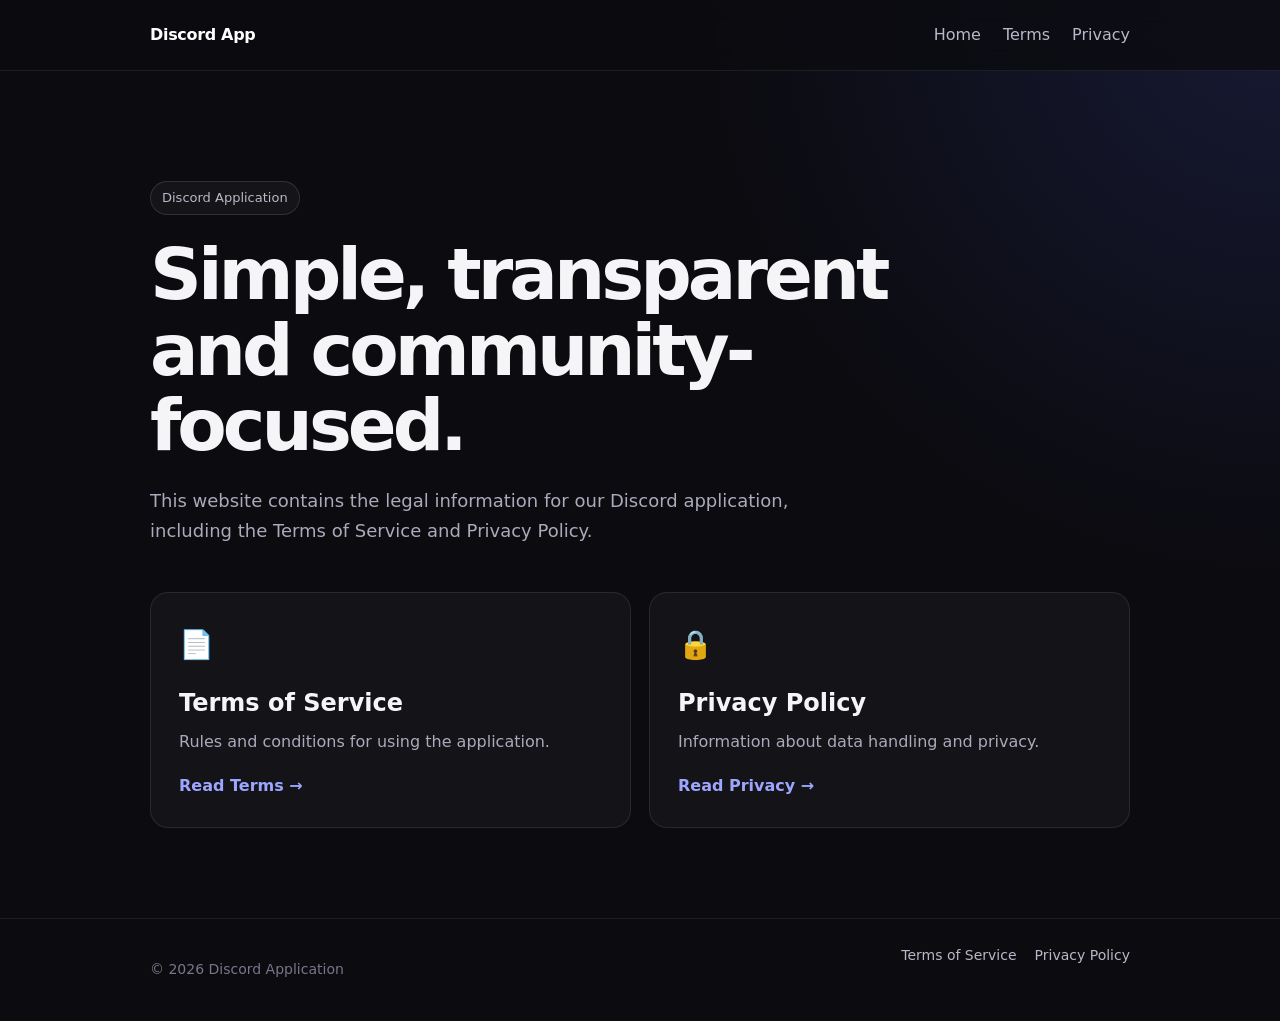
<file: index.html>
<!DOCTYPE html>
<html lang="en">
<head>
  <meta charset="UTF-8">
  <meta name="viewport" content="width=device-width, initial-scale=1.0">
  <title>Discord Bot — Legal</title>
  <meta name="description" content="Terms of Service and Privacy Policy for our Discord application.">
  <link rel="stylesheet" href="style.css">
</head>
<body>
  <header>
    <div class="container nav">
      <a class="brand" href="index.html">Discord App</a>
      <nav>
        <a href="index.html">Home</a>
        <a href="terms.html">Terms</a>
        <a href="privacy.html">Privacy</a>
      </nav>
    </div>
  </header>

  <main class="container hero">
    <div class="badge">Discord Application</div>
    <h1>Simple, transparent and community-focused.</h1>
    <p>
      This website contains the legal information for our Discord application,
      including the Terms of Service and Privacy Policy.
    </p>

    <div class="cards">
      <a class="card" href="terms.html">
        <span class="icon">📄</span>
        <h2>Terms of Service</h2>
        <p>Rules and conditions for using the application.</p>
        <span class="link">Read Terms →</span>
      </a>

      <a class="card" href="privacy.html">
        <span class="icon">🔒</span>
        <h2>Privacy Policy</h2>
        <p>Information about data handling and privacy.</p>
        <span class="link">Read Privacy →</span>
      </a>
    </div>
  </main>

  <footer>
    <div class="container">
      <p>© 2026 Discord Application</p>
      <div>
        <a href="terms.html">Terms of Service</a>
        <a href="privacy.html">Privacy Policy</a>
      </div>
    </div>
  </footer>
</body>
</html>
</file>
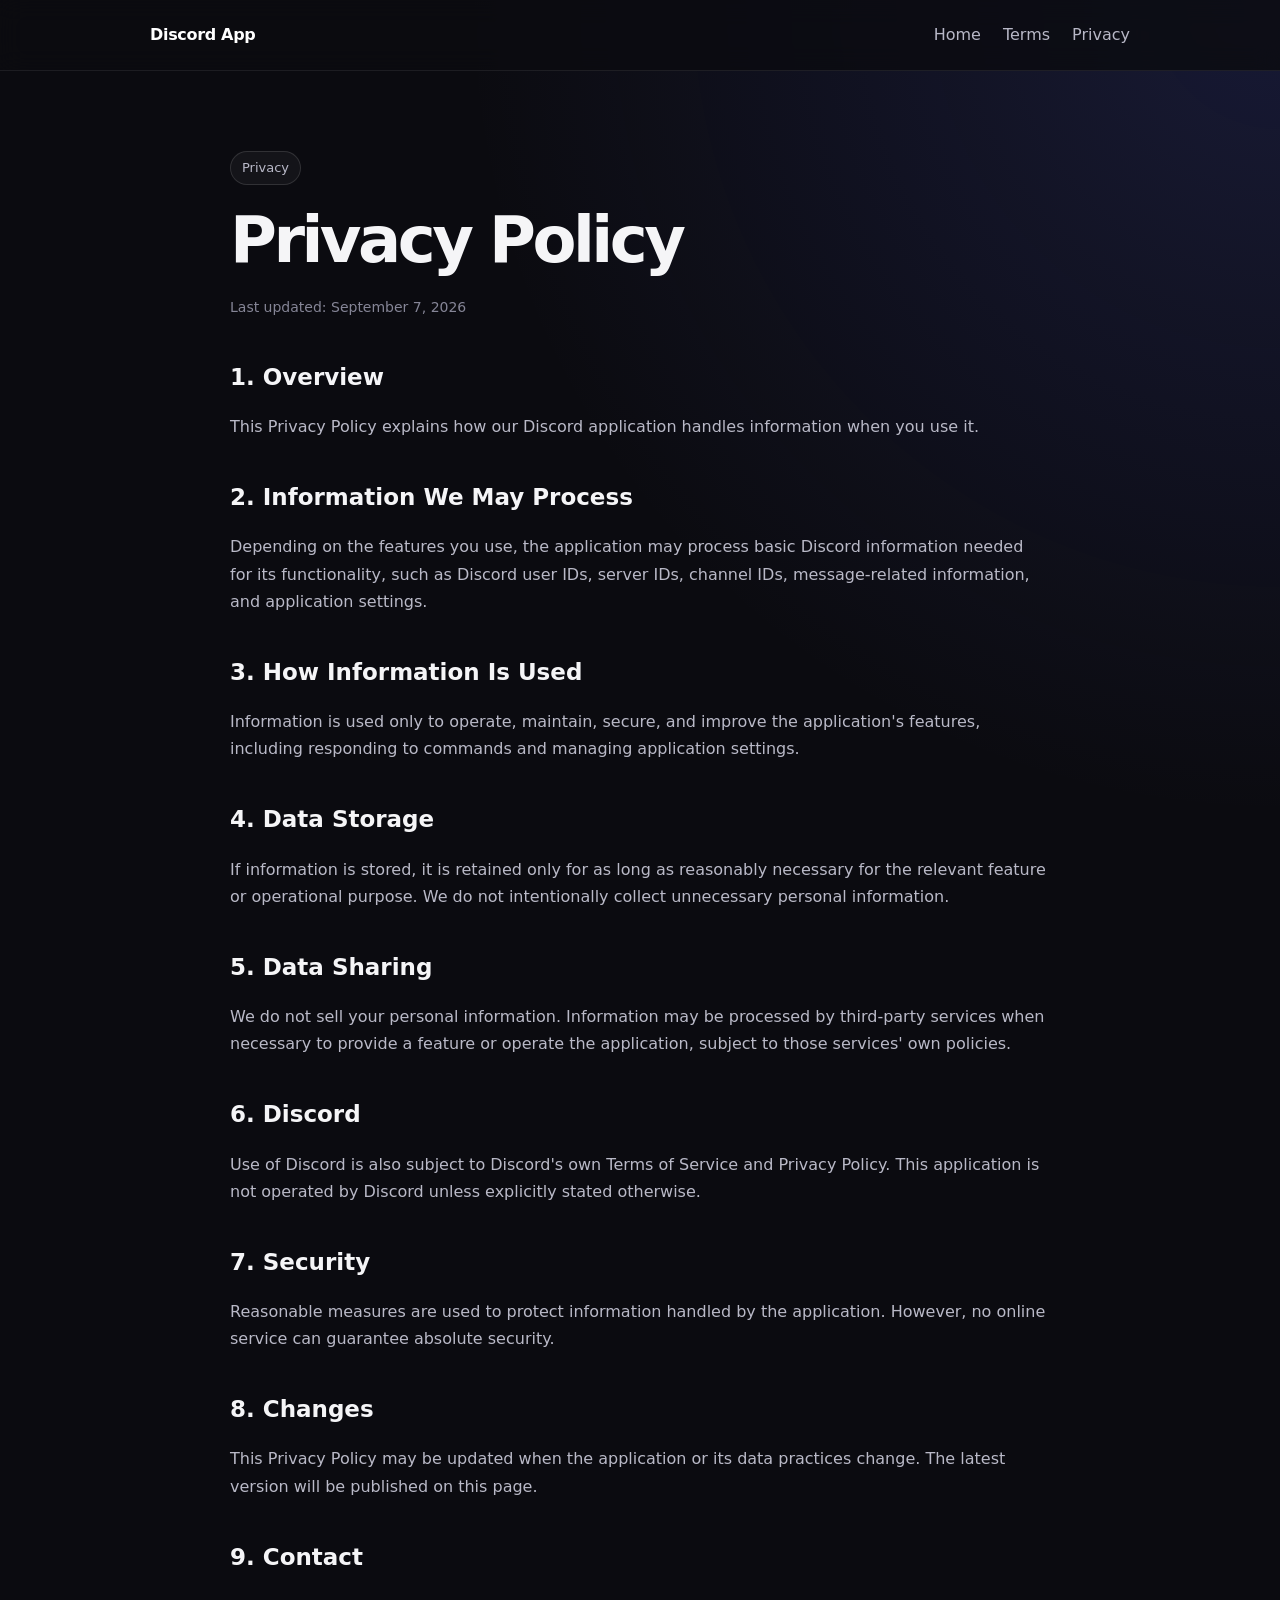
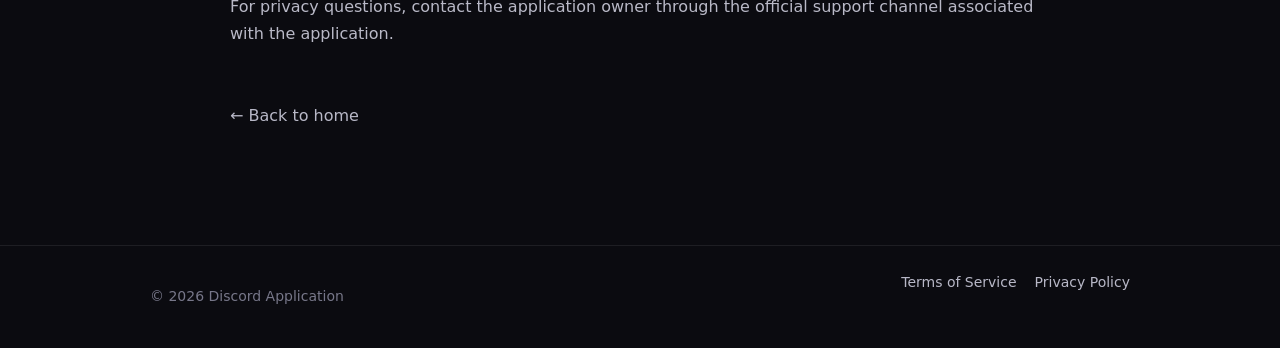
<file: privacy.html>
<!DOCTYPE html>
<html lang="en">
<head>
  <meta charset="UTF-8">
  <meta name="viewport" content="width=device-width, initial-scale=1.0">
  <title>Privacy Policy — Discord App</title>
  <link rel="stylesheet" href="style.css">
</head>
<body>
  <header>
    <div class="container nav">
      <a class="brand" href="index.html">Discord App</a>
      <nav>
        <a href="index.html">Home</a>
        <a href="terms.html">Terms</a>
        <a href="privacy.html">Privacy</a>
      </nav>
    </div>
  </header>

  <main class="container legal">
    <div class="badge">Privacy</div>
    <h1>Privacy Policy</h1>
    <p class="updated">Last updated: September 7, 2026</p>

    <h2>1. Overview</h2>
    <p>
      This Privacy Policy explains how our Discord application handles
      information when you use it.
    </p>

    <h2>2. Information We May Process</h2>
    <p>
      Depending on the features you use, the application may process basic
      Discord information needed for its functionality, such as Discord user
      IDs, server IDs, channel IDs, message-related information, and
      application settings.
    </p>

    <h2>3. How Information Is Used</h2>
    <p>
      Information is used only to operate, maintain, secure, and improve the
      application's features, including responding to commands and managing
      application settings.
    </p>

    <h2>4. Data Storage</h2>
    <p>
      If information is stored, it is retained only for as long as reasonably
      necessary for the relevant feature or operational purpose. We do not
      intentionally collect unnecessary personal information.
    </p>

    <h2>5. Data Sharing</h2>
    <p>
      We do not sell your personal information. Information may be processed
      by third-party services when necessary to provide a feature or operate
      the application, subject to those services' own policies.
    </p>

    <h2>6. Discord</h2>
    <p>
      Use of Discord is also subject to Discord's own Terms of Service and
      Privacy Policy. This application is not operated by Discord unless
      explicitly stated otherwise.
    </p>

    <h2>7. Security</h2>
    <p>
      Reasonable measures are used to protect information handled by the
      application. However, no online service can guarantee absolute security.
    </p>

    <h2>8. Changes</h2>
    <p>
      This Privacy Policy may be updated when the application or its data
      practices change. The latest version will be published on this page.
    </p>

    <h2>9. Contact</h2>
    <p>
      For privacy questions, contact the application owner through the
      official support channel associated with the application.
    </p>

    <p class="back"><a href="index.html">← Back to home</a></p>
  </main>

  <footer>
    <div class="container">
      <p>© 2026 Discord Application</p>
      <div>
        <a href="terms.html">Terms of Service</a>
        <a href="privacy.html">Privacy Policy</a>
      </div>
    </div>
  </footer>
</body>
</html>
</file>
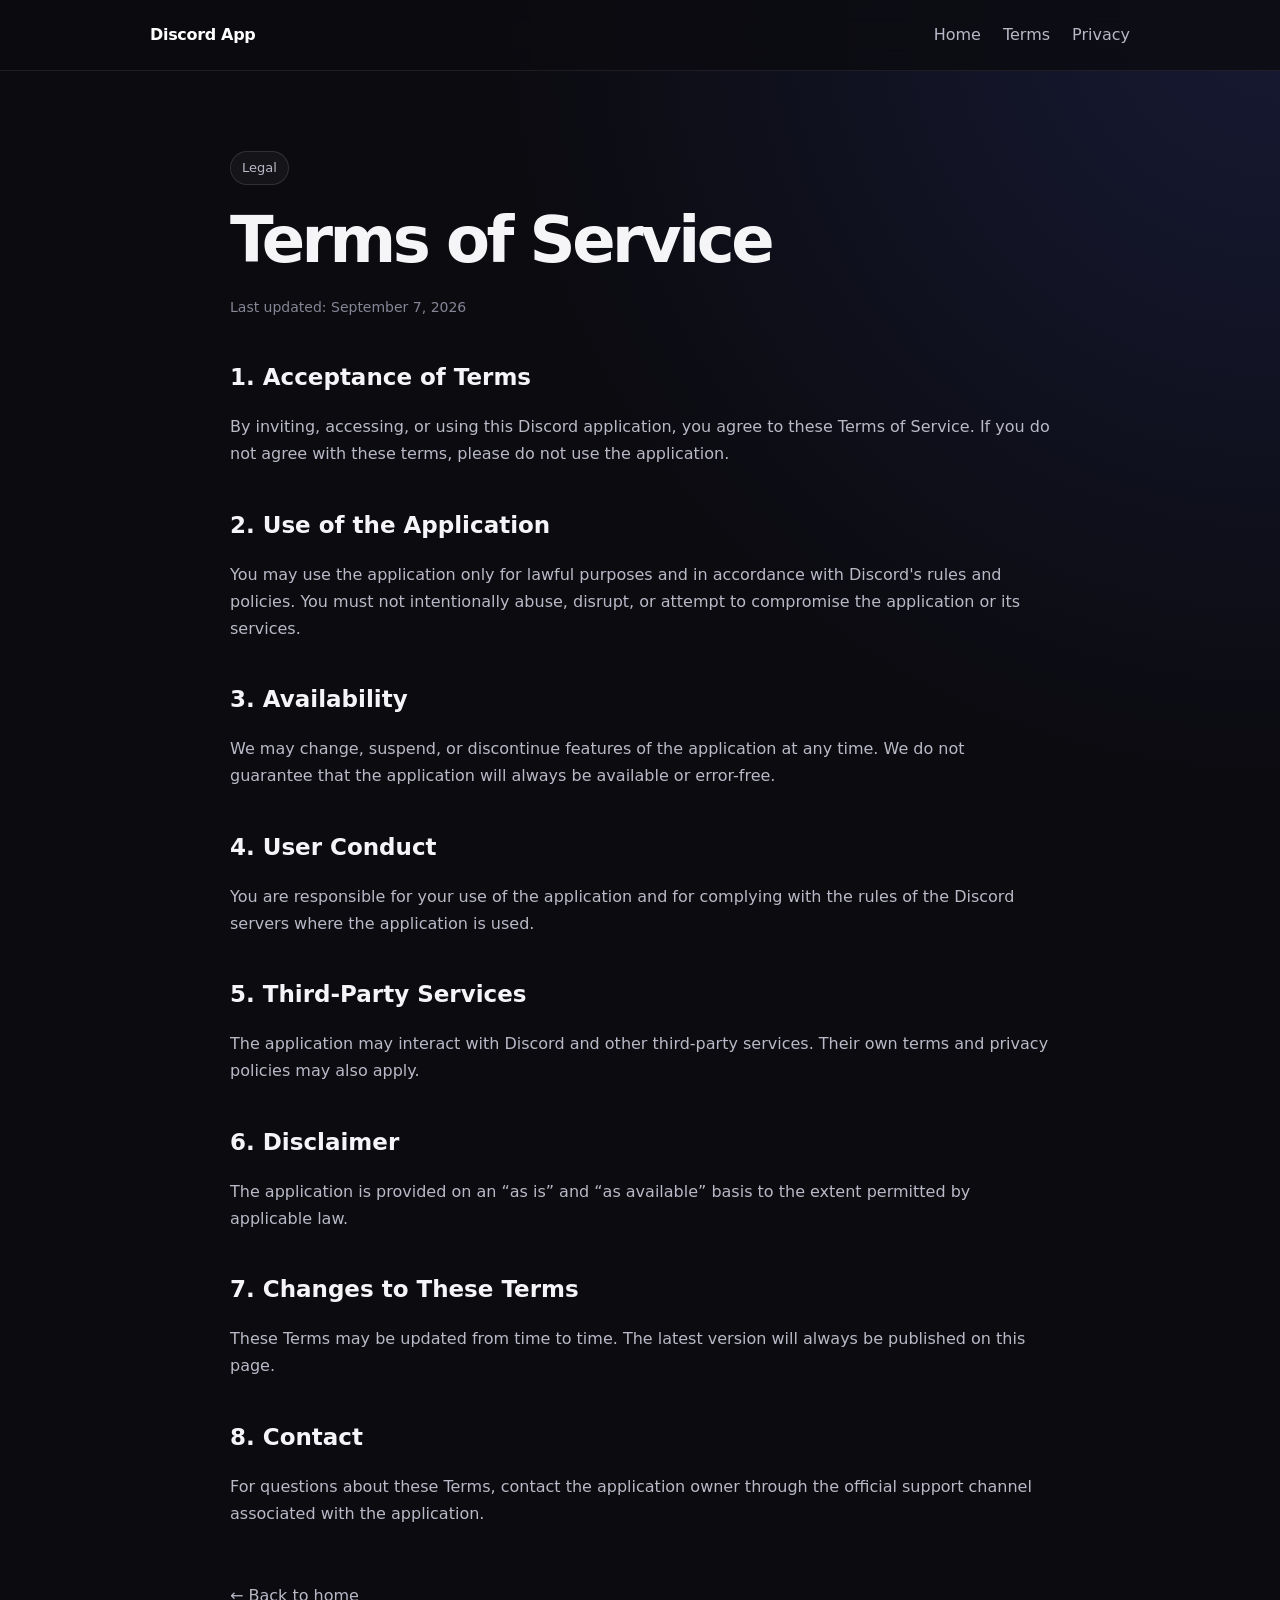
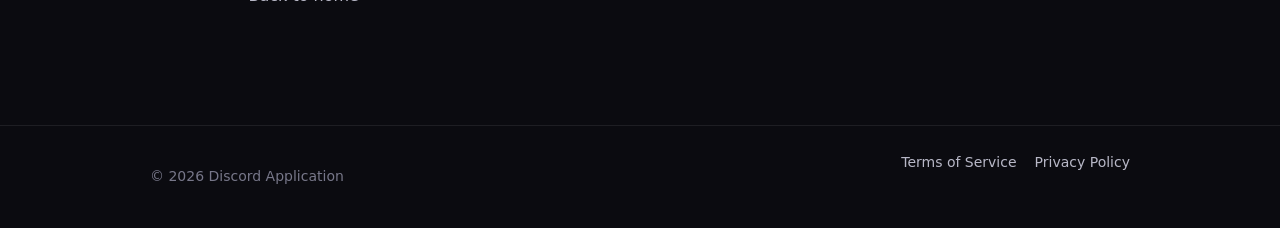
<file: terms.html>
<!DOCTYPE html>
<html lang="en">
<head>
  <meta charset="UTF-8">
  <meta name="viewport" content="width=device-width, initial-scale=1.0">
  <title>Terms of Service — Discord App</title>
  <link rel="stylesheet" href="style.css">
</head>
<body>
  <header>
    <div class="container nav">
      <a class="brand" href="index.html">Discord App</a>
      <nav>
        <a href="index.html">Home</a>
        <a href="terms.html">Terms</a>
        <a href="privacy.html">Privacy</a>
      </nav>
    </div>
  </header>

  <main class="container legal">
    <div class="badge">Legal</div>
    <h1>Terms of Service</h1>
    <p class="updated">Last updated: September 7, 2026</p>

    <h2>1. Acceptance of Terms</h2>
    <p>
      By inviting, accessing, or using this Discord application, you agree to
      these Terms of Service. If you do not agree with these terms, please do
      not use the application.
    </p>

    <h2>2. Use of the Application</h2>
    <p>
      You may use the application only for lawful purposes and in accordance
      with Discord's rules and policies. You must not intentionally abuse,
      disrupt, or attempt to compromise the application or its services.
    </p>

    <h2>3. Availability</h2>
    <p>
      We may change, suspend, or discontinue features of the application at
      any time. We do not guarantee that the application will always be
      available or error-free.
    </p>

    <h2>4. User Conduct</h2>
    <p>
      You are responsible for your use of the application and for complying
      with the rules of the Discord servers where the application is used.
    </p>

    <h2>5. Third-Party Services</h2>
    <p>
      The application may interact with Discord and other third-party
      services. Their own terms and privacy policies may also apply.
    </p>

    <h2>6. Disclaimer</h2>
    <p>
      The application is provided on an “as is” and “as available” basis to
      the extent permitted by applicable law.
    </p>

    <h2>7. Changes to These Terms</h2>
    <p>
      These Terms may be updated from time to time. The latest version will
      always be published on this page.
    </p>

    <h2>8. Contact</h2>
    <p>
      For questions about these Terms, contact the application owner through
      the official support channel associated with the application.
    </p>

    <p class="back"><a href="index.html">← Back to home</a></p>
  </main>

  <footer>
    <div class="container">
      <p>© 2026 Discord Application</p>
      <div>
        <a href="terms.html">Terms of Service</a>
        <a href="privacy.html">Privacy Policy</a>
      </div>
    </div>
  </footer>
</body>
</html>
</file>
<file: style.css>
* { box-sizing: border-box; }

:root {
  font-family: Inter, system-ui, -apple-system, BlinkMacSystemFont, "Segoe UI", sans-serif;
  color: #f5f5f7;
  background: #0b0b10;
}

body {
  margin: 0;
  min-height: 100vh;
  background:
    radial-gradient(circle at top right, rgba(88, 101, 242, .16), transparent 35%),
    #0b0b10;
  line-height: 1.7;
}

.container {
  width: min(100% - 40px, 980px);
  margin: 0 auto;
}

header {
  border-bottom: 1px solid rgba(255,255,255,.08);
  background: rgba(11,11,16,.82);
  backdrop-filter: blur(12px);
  position: sticky;
  top: 0;
  z-index: 10;
}

.nav {
  min-height: 70px;
  display: flex;
  align-items: center;
  justify-content: space-between;
  gap: 20px;
}

.brand {
  color: #fff;
  font-weight: 800;
  text-decoration: none;
  letter-spacing: -.02em;
}

nav {
  display: flex;
  gap: 22px;
}

nav a, footer a, .back a {
  color: #b8b8c7;
  text-decoration: none;
}

nav a:hover, footer a:hover, .back a:hover {
  color: #fff;
}

.hero {
  padding: 110px 0 90px;
}

.badge {
  display: inline-block;
  padding: 5px 11px;
  border: 1px solid rgba(255,255,255,.12);
  border-radius: 999px;
  color: #b9b9c8;
  font-size: 13px;
  background: rgba(255,255,255,.04);
}

h1 {
  font-size: clamp(42px, 7vw, 72px);
  line-height: 1.05;
  letter-spacing: -.055em;
  margin: 22px 0;
  max-width: 850px;
}

.hero > p {
  max-width: 700px;
  color: #aaaaba;
  font-size: 18px;
}

.cards {
  display: grid;
  grid-template-columns: repeat(2, minmax(0, 1fr));
  gap: 18px;
  margin-top: 45px;
}

.card {
  padding: 28px;
  border: 1px solid rgba(255,255,255,.09);
  border-radius: 18px;
  background: rgba(255,255,255,.035);
  text-decoration: none;
  color: inherit;
  transition: transform .2s, border-color .2s, background .2s;
}

.card:hover {
  transform: translateY(-3px);
  border-color: rgba(255,255,255,.2);
  background: rgba(255,255,255,.06);
}

.icon {
  font-size: 28px;
}

.card h2 {
  margin: 14px 0 5px;
}

.card p {
  color: #aaaaba;
  margin-top: 0;
}

.link {
  color: #9da6ff;
  font-weight: 700;
}

.legal {
  max-width: 820px;
  padding: 80px 0 100px;
}

.legal h1 {
  font-size: clamp(42px, 6vw, 64px);
}

.legal h2 {
  margin-top: 38px;
  margin-bottom: 8px;
  font-size: 23px;
}

.legal p {
  color: #b9b9c7;
}

.updated {
  color: #858596 !important;
  font-size: 14px;
}

.back {
  margin-top: 55px;
}

footer {
  border-top: 1px solid rgba(255,255,255,.08);
  padding: 25px 0;
  color: #777789;
  font-size: 14px;
}

footer .container {
  display: flex;
  justify-content: space-between;
  gap: 20px;
}

footer div div {
  display: flex;
  gap: 18px;
}

@media (max-width: 650px) {
  .container { width: min(100% - 28px, 980px); }
  .nav { min-height: 62px; }
  nav { gap: 12px; font-size: 14px; }
  .hero { padding: 75px 0 60px; }
  .cards { grid-template-columns: 1fr; }
  footer .container { flex-direction: column; }
}
</file>
